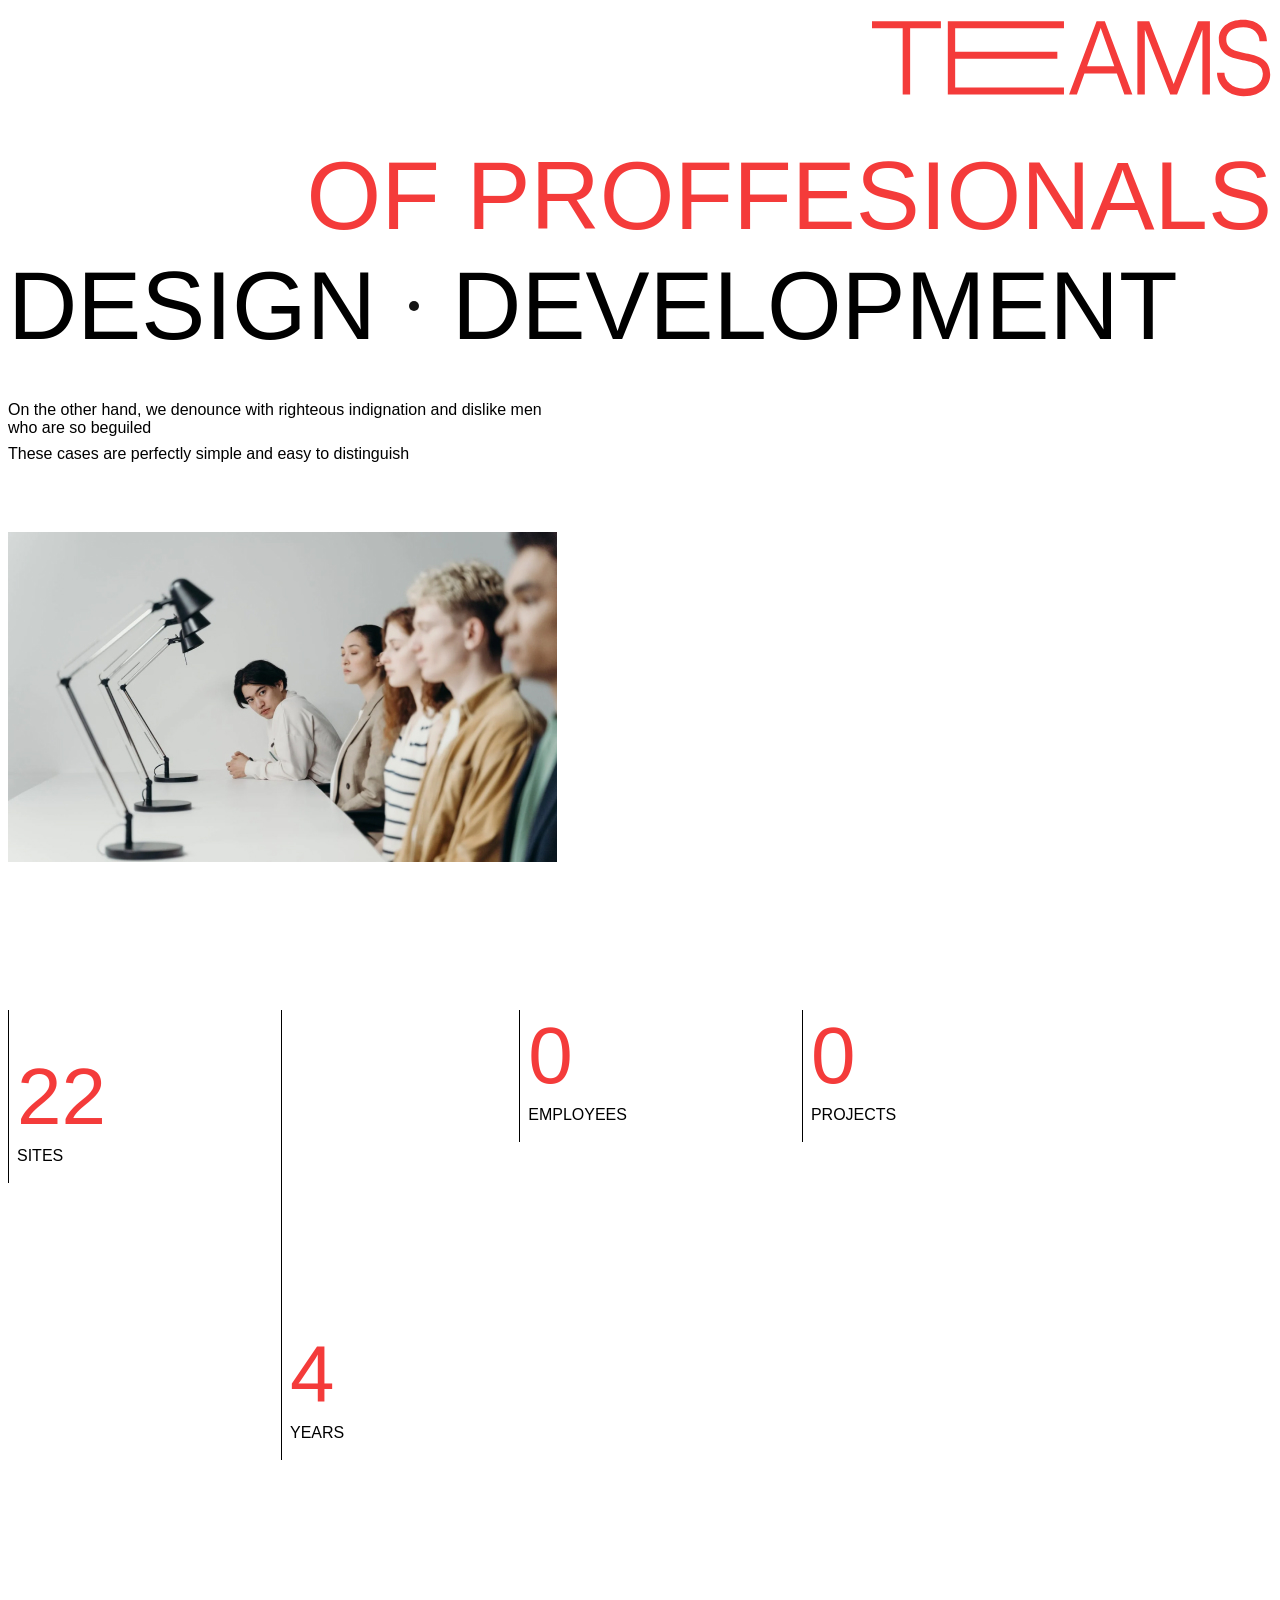
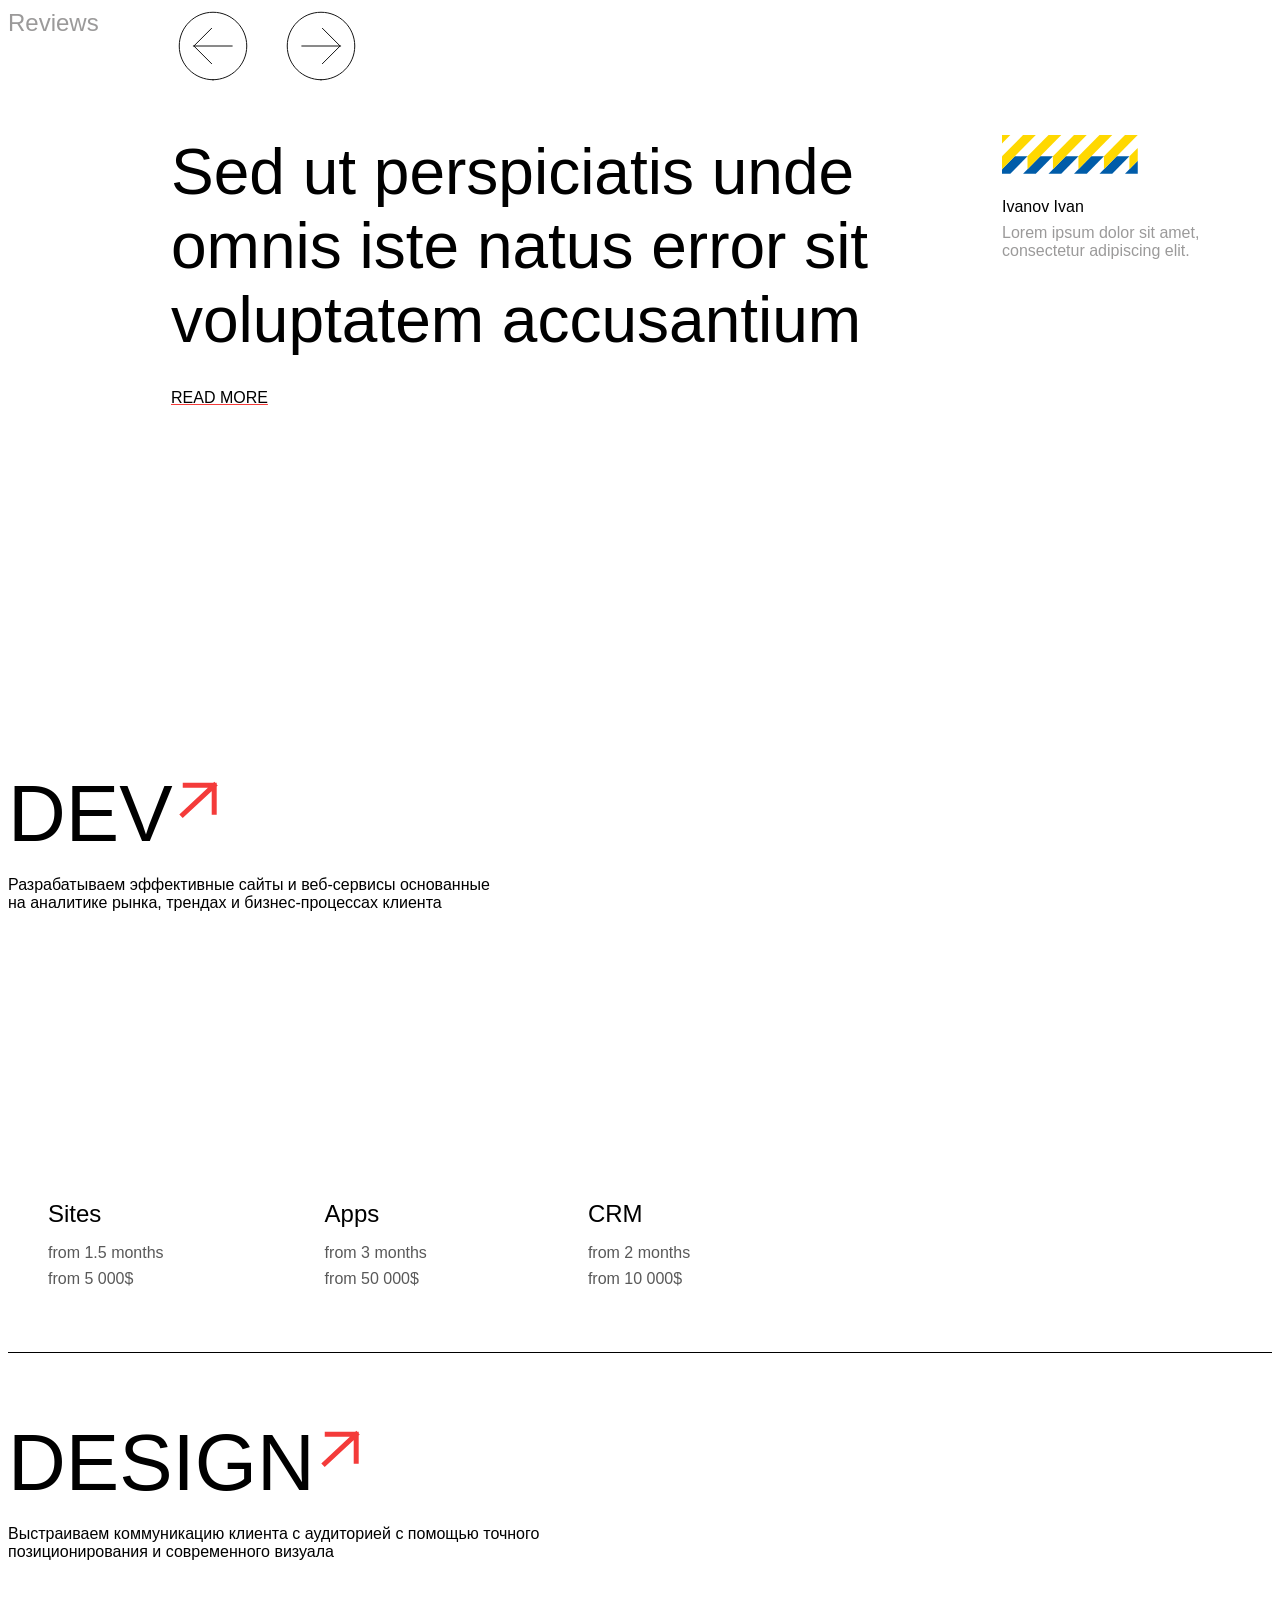
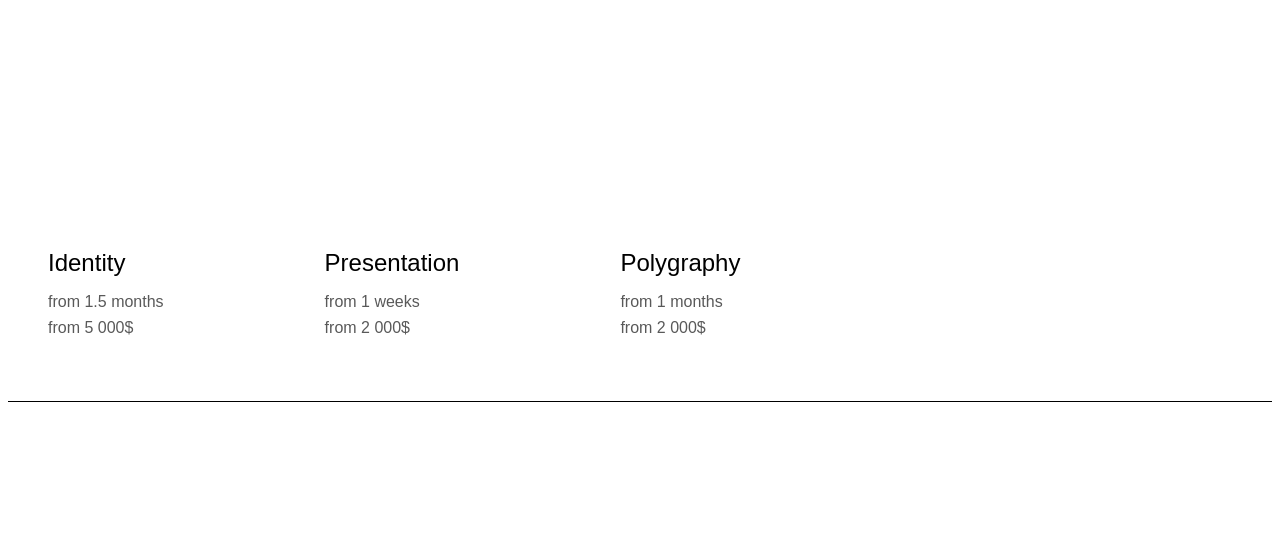
<file: index.html>
<!DOCTYPE html>
<html lang="en">

<head>
    <meta charset="UTF-8">
    <meta name="viewport" content="width=device-width, initial-scale=1.0">
    <link rel="stylesheet" href="./css/main-styles.css">
    <script src="./js/animations.js"></script>
    <script src="./js/slider.js"></script>
    <title>Студия</title>
</head>

<body>
    <div class="container">
        <header>
            <section class="title-section hidden">
                <h1>
                    <div class="title-section__text-block">
                        <svg width="400" height="100" viewBox="0 0 141 27" fill="none"
                            xmlns="http://www.w3.org/2000/svg">
                            <path d="M24.288 3.04V0.512001H4.00543e-05V3.04H10.816V26.4H13.44V3.04H24.288Z"
                                fill="#F43B3A" />
                            <path
                                d="M29.316 3.04H67.6701V0.512001H26.724V26.4H67.6701V23.904H29.316V13.728L65.3341 13.792V11.264H29.316V3.04Z"
                                fill="#F43B3A" />
                            <path
                                d="M86.3051 18.976L88.9611 26.4H91.7771L82.0811 0.512001H79.1691L69.4731 26.4H72.2251L74.8811 18.976H86.3051ZM80.6091 2.944L85.4091 16.448H75.8091L80.6091 2.944Z"
                                fill="#F43B3A" />
                            <path
                                d="M105.128 26.4H107.528L116.488 3.52L116.456 26.4H119.112V0.512001H114.888L106.344 22.688L97.7361 0.512001H93.5441V26.4H96.1681V3.52L105.128 26.4Z"
                                fill="#F43B3A" />
                            <path
                                d="M124.879 6.912C124.879 4.096 127.343 2.624 130.863 2.624C134.447 2.624 136.591 4.768 136.591 7.616H139.215C139.215 3.168 136.015 0 130.863 0C125.359 0 122.255 3.008 122.255 6.816C122.255 17.408 137.775 11.68 137.775 18.976C137.775 21.696 136.015 24.32 131.247 24.32C126.831 24.32 124.239 21.44 124.239 18.72H121.615C121.615 22.496 124.783 26.944 130.991 26.944C137.967 26.944 140.367 22.656 140.367 19.296C140.367 8.832 124.879 14.592 124.879 6.912Z"
                                fill="#F43B3A" />
                        </svg>
                        <span class="title-section__text colored-text">OF PROFFESIONALS</span>
                    </div>
                    <div class="title-section__text-block">
                        <span class="title-section__text">DESIGN</span>
                        <div class="text-separator_dot"></div>
                        <span class="title-section__text">DEVELOPMENT</span>
                    </div>
                </h1>
            </section>
        </header>
        <main>
            <section class="about-us-section hidden">
                <div class="about-us-section__info">
                    <h6 class="section-name">About us</h6>
                    <div class="about-us-section__text-block">
                        <p>On the other hand, we denounce with righteous indignation and dislike men who are so beguiled</p>
                        <p>These cases are perfectly simple and easy to distinguish</p>
                    </div>
                    <img src="./images/about-us-photo.jpg" alt="Изображение сотрудников компании">
                </div>
                <div class="about-us-section__stat">
                    <div class="about-us-section__stat-block">
                        <span class="about-us-section__stat-number colored-text" value="22">0</span>
                        <span class="about-us-section__stat-label">SITES</span>
                    </div>
                    <div class="about-us-section__stat-block">
                        <span class="about-us-section__stat-number colored-text" value="4">0</span>
                        <span class="about-us-section__stat-label">YEARS</span>
                    </div>
                    <div class="about-us-section__stat-block">
                        <span class="about-us-section__stat-number colored-text" value="15">0</span>
                        <span class="about-us-section__stat-label">EMPLOYEES</span>
                    </div>
                    <div class="about-us-section__stat-block">
                        <span class="about-us-section__stat-number colored-text" value="58">0</span>
                        <span class="about-us-section__stat-label">PROJECTS</span>
                    </div>
                </div>
            </section>
            <section class="review-section hidden">
                <span class="section-name">Reviews</span>
                <div class="review-section__slider">
                    <div class="review-section__slider-buttons">
                        <button onclick="previousSlide()"><svg width="72" height="72" viewBox="0 0 72 72" fill="none"
                                xmlns="http://www.w3.org/2000/svg">
                                <g clip-path="url(#clip0_2_1531)">
                                    <path
                                        d="M36 69.75C17.3604 69.75 2.25 54.6396 2.25 36C2.25 17.3604 17.3604 2.25 36 2.25C54.6396 2.25 69.75 17.3604 69.75 36C69.75 54.6396 54.6396 69.75 36 69.75Z"
                                        stroke="#141414" stroke-miterlimit="10" stroke-linecap="square" />
                                    <path d="M34.5313 53.6233L16.908 36M16.908 36L34.5313 18.3767M16.908 36H55.0918"
                                        stroke="#141414" stroke-linecap="square" />
                                </g>
                                <defs>
                                    <clipPath id="clip0_2_1531">
                                        <rect width="72" height="72" fill="white" />
                                    </clipPath>
                                </defs>
                            </svg></button>
                        <button onclick="nextSlide()"><svg width="72" height="72" viewBox="0 0 72 72" fill="none"
                                xmlns="http://www.w3.org/2000/svg">
                                <g clip-path="url(#clip0_2_1532)">
                                    <path
                                        d="M36 69.75C54.6396 69.75 69.75 54.6396 69.75 36C69.75 17.3604 54.6396 2.25 36 2.25C17.3604 2.25 2.25 17.3604 2.25 36C2.25 54.6396 17.3604 69.75 36 69.75Z"
                                        stroke="#141414" stroke-miterlimit="10" stroke-linecap="square" />
                                    <path d="M37.4687 53.6233L55.092 36M55.092 36L37.4687 18.3767M55.092 36H16.9082"
                                        stroke="#141414" stroke-linecap="square" />
                                </g>
                                <defs>
                                    <clipPath id="clip0_2_1532">
                                        <rect width="72" height="72" fill="white" transform="matrix(-1 0 0 1 72 0)" />
                                    </clipPath>
                                </defs>
                            </svg></button>
                    </div>
                    <div class="review-section__slides">
                        <div class="review-section__slide">
                            <div class="review-section__slide-text">
                                <p class="review-section__slide-main-text">Sed ut perspiciatis unde omnis iste
                                    natus error sit voluptatem accusantium</p>
                                <div class="review-section__text-author">
                                    <svg width="136" height="39" viewBox="0 0 136 39" fill="none"
                                        xmlns="http://www.w3.org/2000/svg">
                                        <path
                                            d="M12.7415 21.3513L0 34.273L0.000237604 38.7569H8.31345L25.4811 21.3513H12.7415Z"
                                            fill="#005CA9" />
                                        <path
                                            d="M21.0606 0.000732422L0.00354004 21.3528L0.00354004 34.2717L33.801 0.000732422L21.0606 0.000732422Z"
                                            fill="#FFD800" />
                                        <path
                                            d="M0.00354004 2.19029e-05L0.00354004 8.4335L8.32003 0L0.00354004 2.19029e-05Z"
                                            fill="#FFD800" />
                                        <path d="M38.2213 21.3513L21.058 38.7569H25.48H33.7932L50.9608 21.3513H38.2213Z"
                                            fill="#005CA9" />
                                        <path
                                            d="M46.539 0.000732422L25.4819 21.3528L25.4819 34.2716L59.2794 0.000732422L46.539 0.000732422Z"
                                            fill="#FFD800" />
                                        <path
                                            d="M63.7024 21.3513L46.5391 38.7569H50.9611H59.2743L76.4419 21.3513H63.7024Z"
                                            fill="#005CA9" />
                                        <path
                                            d="M72.0199 0.000732422L50.9628 21.3528V34.2716L84.7603 0.000732422L72.0199 0.000732422Z"
                                            fill="#FFD800" />
                                        <path
                                            d="M89.1843 21.3513L72.021 38.7569H76.443H84.7562L101.924 21.3513H89.1843Z"
                                            fill="#005CA9" />
                                        <path
                                            d="M97.5005 0.000732422L76.4434 21.3528V34.2716L110.241 0.000732422L97.5005 0.000732422Z"
                                            fill="#FFD800" />
                                        <path
                                            d="M114.665 21.3513L97.5017 38.7569H101.924H110.237L127.405 21.3513H114.665Z"
                                            fill="#005CA9" />
                                        <path d="M135.722 25.8416L122.98 38.7576H127.402L135.722 38.7576V25.8416Z"
                                            fill="#005CA9" />
                                        <path
                                            d="M122.983 0.000732422L101.926 21.3528V34.2716L135.723 0.000732422L122.983 0.000732422Z"
                                            fill="#FFD800" />
                                        <path d="M135.723 12.9199L127.406 21.3531V34.272L135.723 25.8388V12.9199Z"
                                            fill="#FFD800" />
                                    </svg>
                                    <span>Ivanov Ivan</span>
                                    <p>Lorem ipsum dolor sit amet, consectetur adipiscing elit.</p>
                                </div>
                            </div>
                            <a class="review-section__slider-link">READ MORE</a>
                        </div>
                        <div class="review-section__slide">
                            <div class="review-section__slide-text">
                                <p class="review-section__slide-main-text">error sit voluptatema accusantium</p>
                                <div class="review-section__text-author">
                                    <svg width="136" height="39" viewBox="0 0 136 39" fill="none"
                                        xmlns="http://www.w3.org/2000/svg">
                                        <path
                                            d="M12.7415 21.3513L0 34.273L0.000237604 38.7569H8.31345L25.4811 21.3513H12.7415Z"
                                            fill="#005CA9" />
                                        <path
                                            d="M21.0606 0.000732422L0.00354004 21.3528L0.00354004 34.2717L33.801 0.000732422L21.0606 0.000732422Z"
                                            fill="#FFD800" />
                                        <path
                                            d="M0.00354004 2.19029e-05L0.00354004 8.4335L8.32003 0L0.00354004 2.19029e-05Z"
                                            fill="#FFD800" />
                                        <path d="M38.2213 21.3513L21.058 38.7569H25.48H33.7932L50.9608 21.3513H38.2213Z"
                                            fill="#005CA9" />
                                        <path
                                            d="M46.539 0.000732422L25.4819 21.3528L25.4819 34.2716L59.2794 0.000732422L46.539 0.000732422Z"
                                            fill="#FFD800" />
                                        <path
                                            d="M63.7024 21.3513L46.5391 38.7569H50.9611H59.2743L76.4419 21.3513H63.7024Z"
                                            fill="#005CA9" />
                                        <path
                                            d="M72.0199 0.000732422L50.9628 21.3528V34.2716L84.7603 0.000732422L72.0199 0.000732422Z"
                                            fill="#FFD800" />
                                        <path
                                            d="M89.1843 21.3513L72.021 38.7569H76.443H84.7562L101.924 21.3513H89.1843Z"
                                            fill="#005CA9" />
                                        <path
                                            d="M97.5005 0.000732422L76.4434 21.3528V34.2716L110.241 0.000732422L97.5005 0.000732422Z"
                                            fill="#FFD800" />
                                        <path
                                            d="M114.665 21.3513L97.5017 38.7569H101.924H110.237L127.405 21.3513H114.665Z"
                                            fill="#005CA9" />
                                        <path d="M135.722 25.8416L122.98 38.7576H127.402L135.722 38.7576V25.8416Z"
                                            fill="#005CA9" />
                                        <path
                                            d="M122.983 0.000732422L101.926 21.3528V34.2716L135.723 0.000732422L122.983 0.000732422Z"
                                            fill="#FFD800" />
                                        <path d="M135.723 12.9199L127.406 21.3531V34.272L135.723 25.8388V12.9199Z"
                                            fill="#FFD800" />
                                    </svg>
                                    <span>Sergeev Sergey</span>
                                    <p>Lorem ipsum dolor sit amet, consectetur adipiscing elit.</p>
                                </div>
                            </div>
                            <button class="review-section__slider-link">READ MORE</button>
                        </div>
                    </div>
                </div>
            </section>
            <section class="menu-section hidden">
                <div class="menu-section__block">
                    <img class="menu-section__hover-image" src="./images/dev-image.jpg" alt="">
                    <div class="menu-section__block-info">
                        <div class="menu-section__block-title">
                            <h2>DEV</h2>
                            <svg class="menu-section__link-icon" width="48" height="48" viewBox="0 0 48 44"
                                fill="none" xmlns="http://www.w3.org/2000/svg">
                                <g clip-path="url(#clip0_2_1655)">
                                    <path
                                        d="M10.2534 7.30872H39.2043M39.2043 7.30872V34.295M39.2043 7.30872L7.84082 36.5438"
                                        stroke="#F43B3A" stroke-width="5" stroke-linecap="square" />
                                </g>
                                <defs>
                                    <clipPath id="clip0_2_1655">
                                        <rect width="47.0452" height="43.8527" fill="white"
                                            transform="matrix(1 0 0 -1 0 43.8527)" />
                                    </clipPath>
                                </defs>
                            </svg>
                        </div>
                        <p>Разрабатываем эффективные сайты и веб-сервисы основанные
                            на&nbsp;аналитике рынка, трендах и бизнес-процессах клиента</p>
                    </div>
                    <ul class="menu-section__block-list">
                        <li class="menu-section__block-list-item">
                            <h6>Sites</h6>
                            <div class="menu-section__block-list-info">
                                <span>from 1.5 months</span>
                                <span>from 5 000$</span>
                            </div>
                        </li>
                        <li class="menu-section__block-list-item">
                            <h6>Apps</h6>
                            <div class="menu-section__block-list-info">
                                <span>from 3 months</span>
                                <span>from 50 000$</span>
                            </div>
                        </li>
                        <li class="menu-section__block-list-item">
                            <h6>CRM</h6>
                            <div class="menu-section__block-list-info">
                                <span>from 2 months</span>
                                <span>from 10 000$</span>
                            </div>
                        </li>
                    </ul>
                </div>
                <div class="menu-section__block">
                    <img class="menu-section__hover-image" src="./images/design-image.jpg" alt="">
                    <div class="menu-section__block-info">
                        <div class="menu-section__block-title">
                            <h2>DESIGN</h2>
                            <svg class="menu-section__link-icon" width="48" height="48" viewBox="0 0 48 44"
                                fill="none" xmlns="http://www.w3.org/2000/svg">
                                <g clip-path="url(#clip0_2_1655)">
                                    <path
                                        d="M10.2534 7.30872H39.2043M39.2043 7.30872V34.295M39.2043 7.30872L7.84082 36.5438"
                                        stroke="#F43B3A" stroke-width="5" stroke-linecap="square" />
                                </g>
                                <defs>
                                    <clipPath id="clip0_2_1655">
                                        <rect width="47.0452" height="43.8527" fill="white"
                                            transform="matrix(1 0 0 -1 0 43.8527)" />
                                    </clipPath>
                                </defs>
                            </svg>
                        </div>
                        <p>Выстраиваем коммуникацию клиента с аудиторией с помощью точного позиционирования и
                            современного визуала</p>
                    </div>
                    <ul class="menu-section__block-list">
                        <li class="menu-section__block-list-item">
                            <h6>Identity</h6>
                            <div class="menu-section__block-list-info">
                                <span>from 1.5 months</span>
                                <span>from 5 000$</span>
                            </div>
                        </li>
                        <li class="menu-section__block-list-item">
                            <h6>Presentation</h6>
                            <div class="menu-section__block-list-info">
                                <span>from 1 weeks</span>
                                <span>from 2 000$</span>
                            </div>
                        </li>
                        <li class="menu-section__block-list-item">
                            <h6>Polygraphy</h6>
                            <div class="menu-section__block-list-info">
                                <span>from 1 months</span>
                                <span>from 2 000$</span>
                            </div>
                        </li>
                    </ul>
                </div>
            </section>
        </main>
    </div>
</body>

</html>
</file>
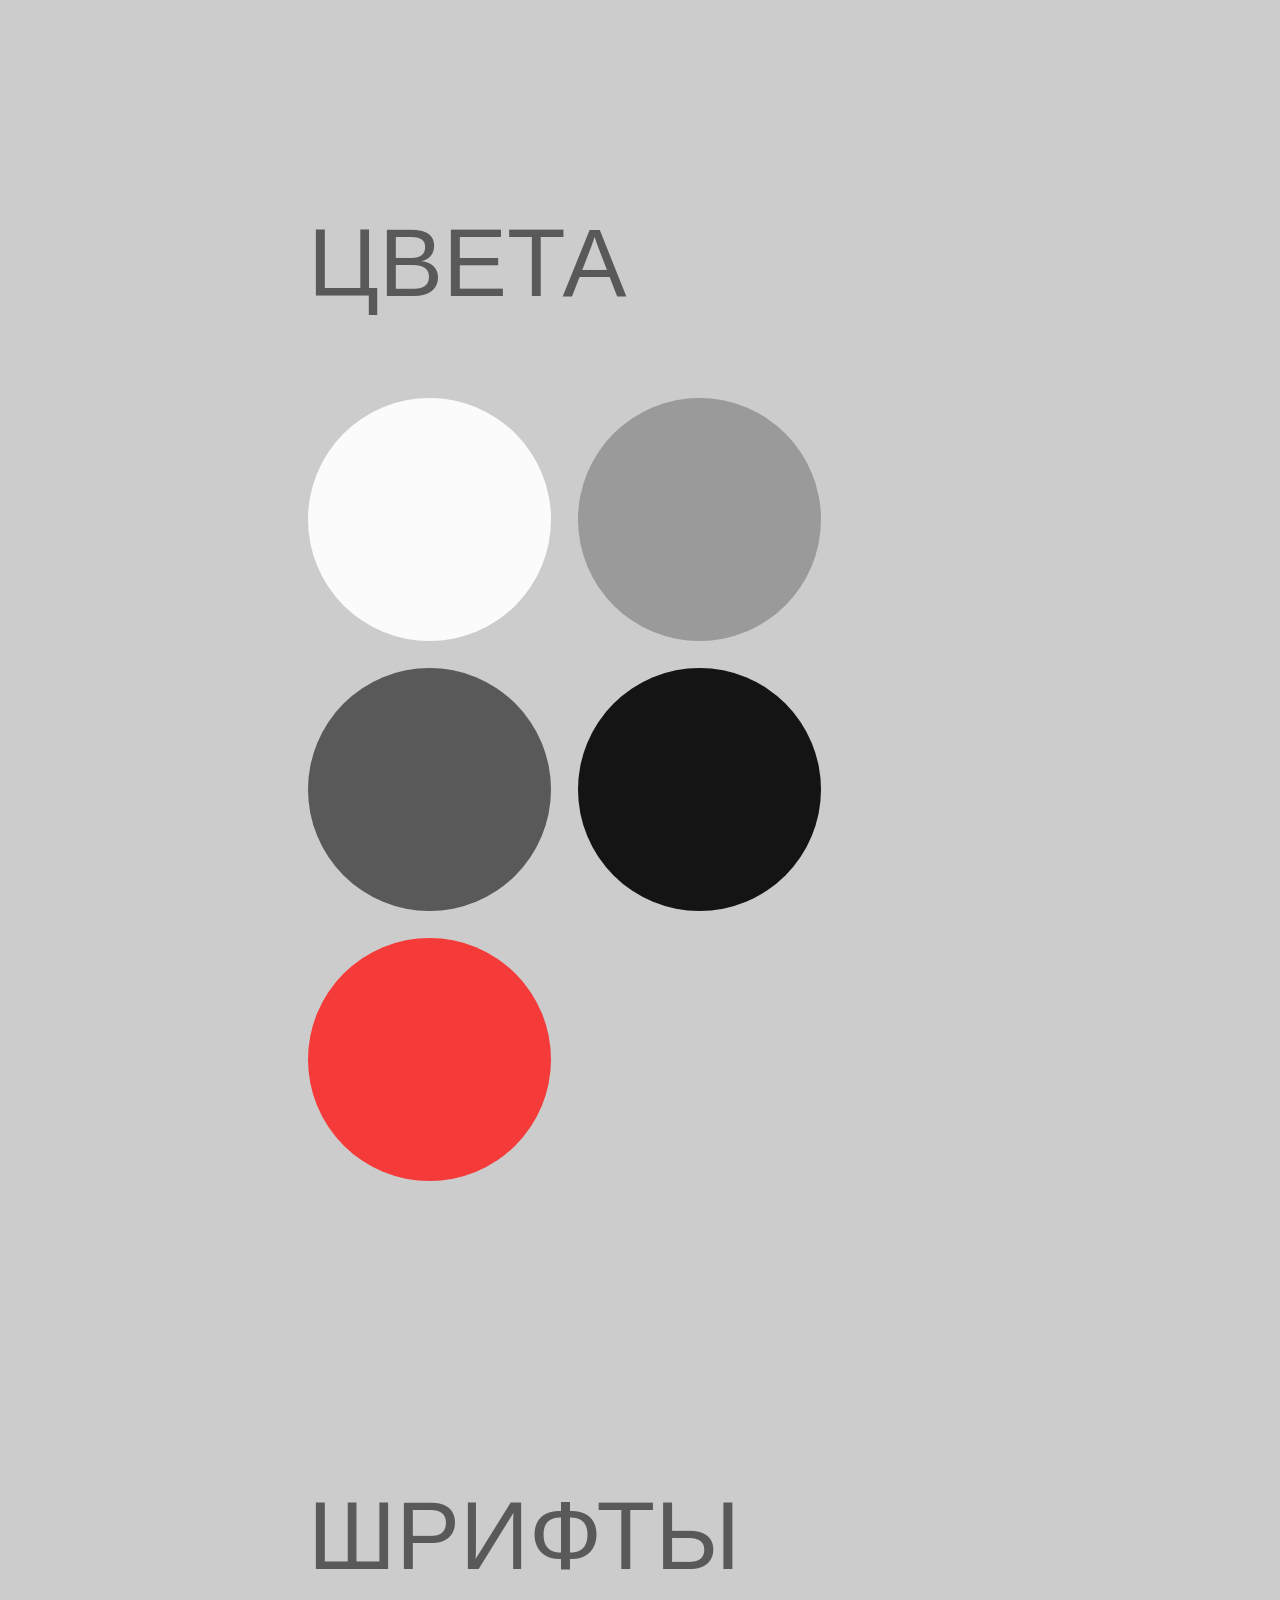
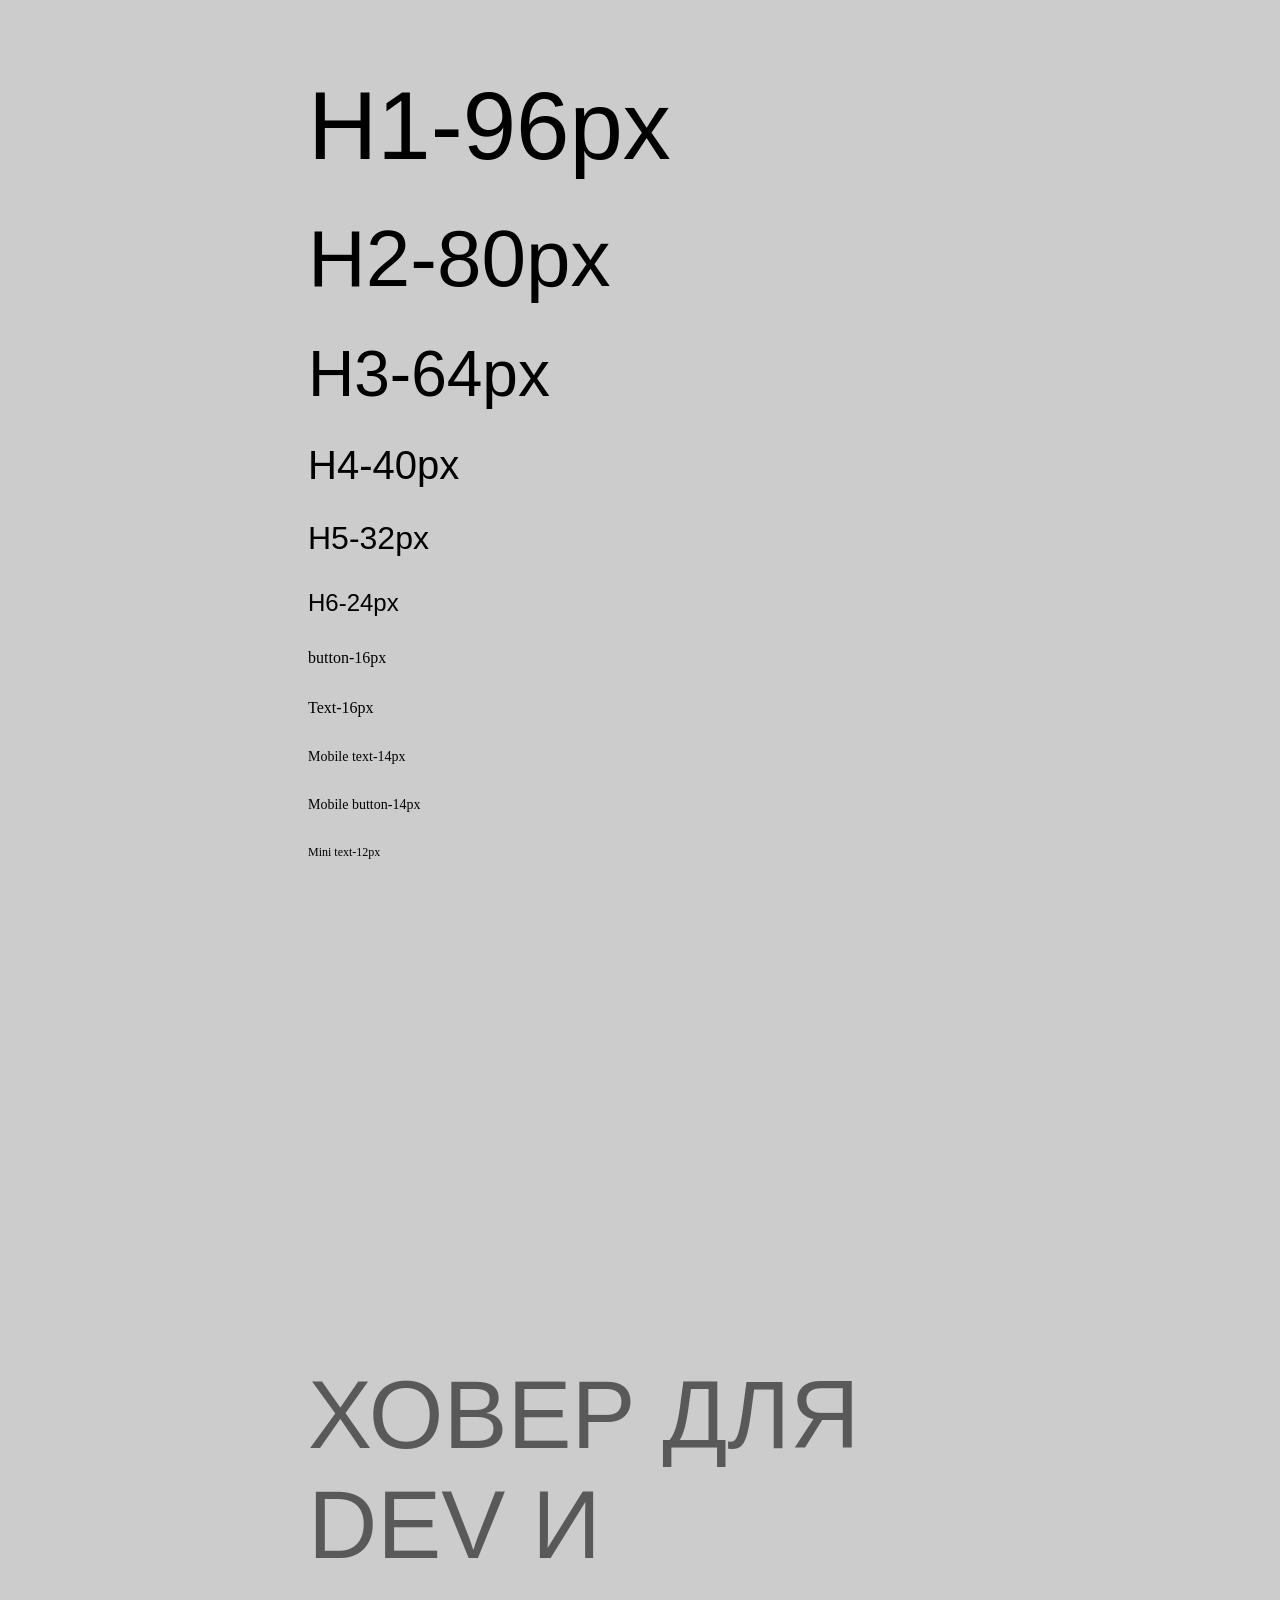
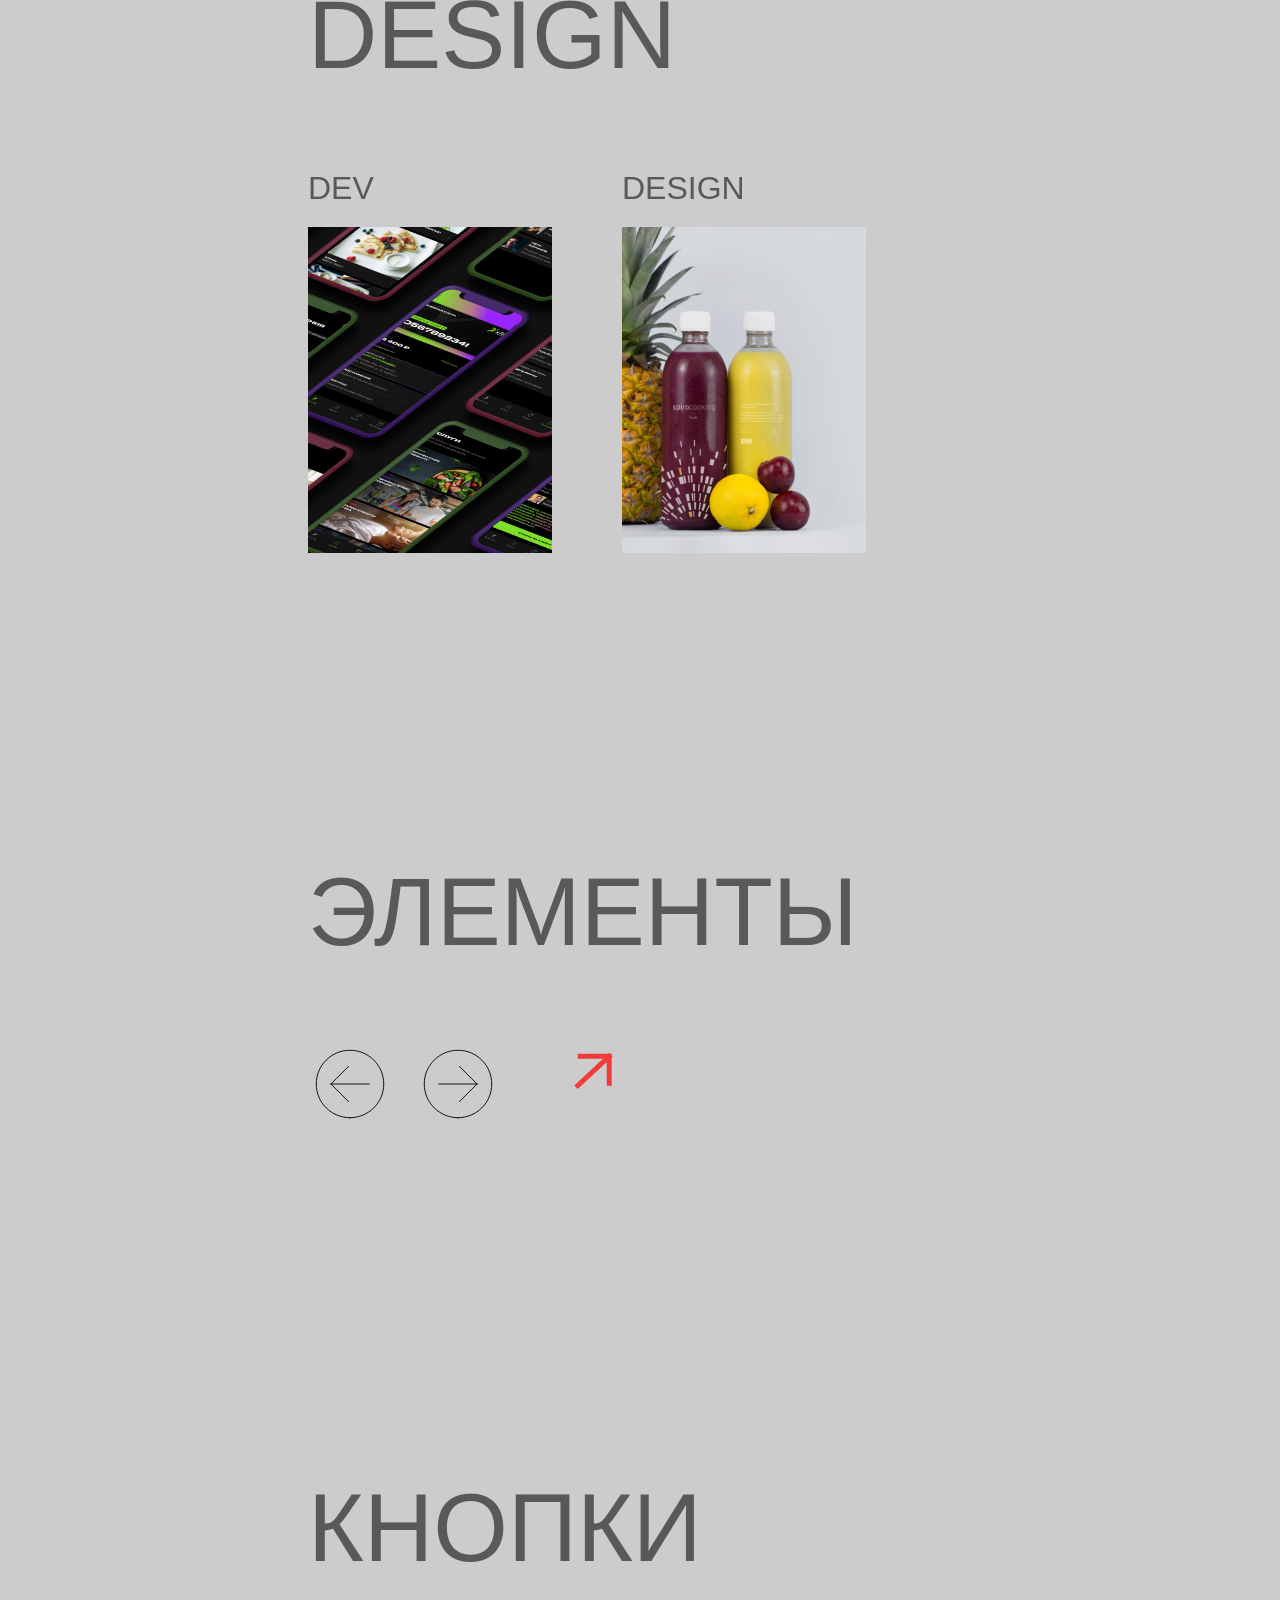
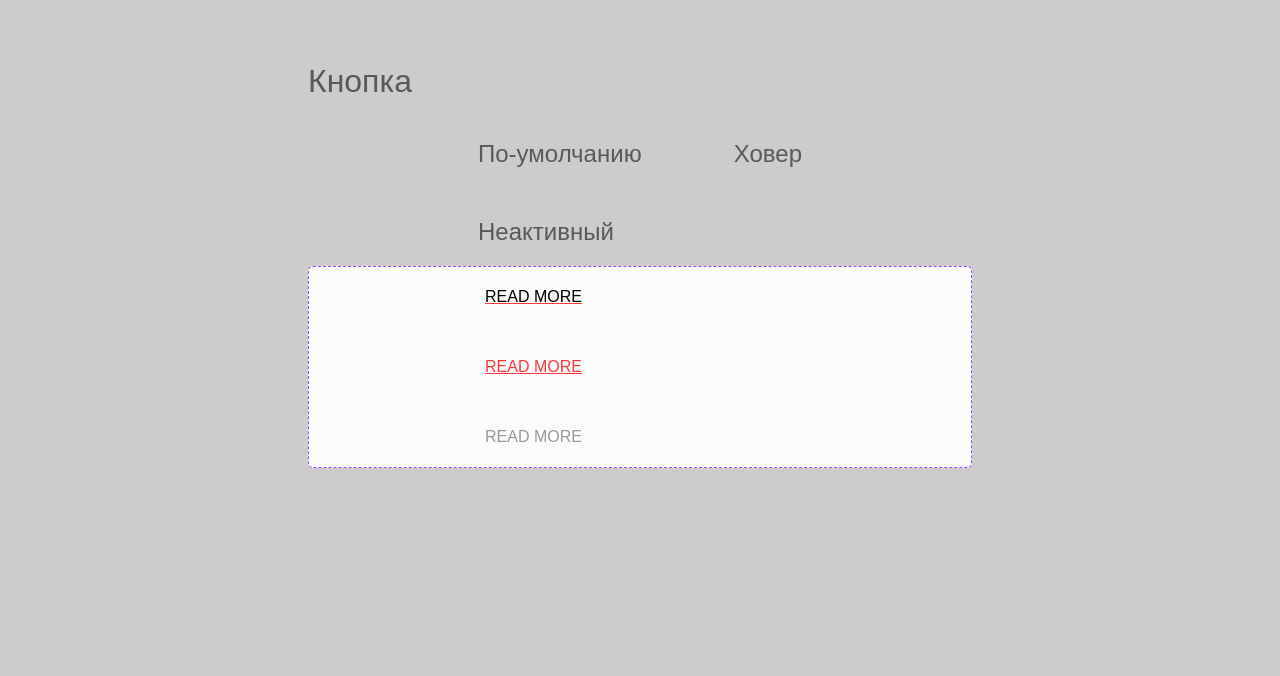
<file: UI-kit.html>
<!DOCTYPE html>
<html lang="en">

<head>
    <meta charset="UTF-8">
    <meta name="viewport" content="width=device-width, initial-scale=1.0">
    <title>UI-kit | Студия</title>
    <link rel="stylesheet" href="./css/UI-kit-styles.css">
</head>

<body class="ui-body">
    <section class="ui-section">
        <div class="ui-section__block">
            <h1 class="ui-section__title">ЦВЕТА</h1>
            <div class="ui-section__colors">
                <div class="ui-section__color"></div>
                <div class="ui-section__color"></div>
                <div class="ui-section__color"></div>
                <div class="ui-section__color"></div>
                <div class="ui-section__color"></div>
            </div>
        </div>
        <div class="ui-section__block">
            <h1 class="ui-section__title">ШРИФТЫ</h1>
            <div class="ui-section__fonts">
                <h1>H1-96px</h1>
                <h2>H2-80px</h2>
                <h3>H3-64px</h3>
                <h4>H4-40px</h4>
                <h5>H5-32px</h5>
                <h6>H6-24px</h6>
                <p class="button-text">button-16px</p>
                <p class="normal-text">Text-16px</p>
                <p class="mobile-text">Mobile text-14px</p>
                <p class="mobile-button-text">Mobile button-14px</p>
                <p class="mini-text">Mini text-12px</p>
            </div>
        </div>
    </section>
    <section class="ui-section">
        <div class="ui-section__block">
            <h1 class="ui-section__title">ХОВЕР ДЛЯ DEV И DESIGN</h1>
            <div class="ui-section__menu-blocks">
                <div class="ui-section__menu-block">
                    <h5 class="ui-section__block-name">DEV</h5>
                    <img src="./images/dev-image.jpg" alt="Изображение для блока DEV">
                </div>
                <div class="ui-section__menu-block">
                    <h5 class="ui-section__block-name">DESIGN</h5>
                    <img src="./images/design-image.jpg" alt="Изображение для блока DESIGN">
                </div>
            </div>
        </div>
        <div class="ui-section__block">
            <h1 class="ui-section__title">ЭЛЕМЕНТЫ</h1>
            <div class="ui-section__elements">
                <div class="ui-section__slider-buttons">
                    <button onclick=""><svg width="72" height="72" viewBox="0 0 72 72" fill="none"
                            xmlns="http://www.w3.org/2000/svg">
                            <g clip-path="url(#clip0_2_1531)">
                                <path
                                    d="M36 69.75C17.3604 69.75 2.25 54.6396 2.25 36C2.25 17.3604 17.3604 2.25 36 2.25C54.6396 2.25 69.75 17.3604 69.75 36C69.75 54.6396 54.6396 69.75 36 69.75Z"
                                    stroke="#141414" stroke-miterlimit="10" stroke-linecap="square" />
                                <path d="M34.5313 53.6233L16.908 36M16.908 36L34.5313 18.3767M16.908 36H55.0918"
                                    stroke="#141414" stroke-linecap="square" />
                            </g>
                            <defs>
                                <clipPath id="clip0_2_1531">
                                    <rect width="72" height="72" fill="white" />
                                </clipPath>
                            </defs>
                        </svg></button>
                    <button onclick=""><svg width="72" height="72" viewBox="0 0 72 72" fill="none"
                            xmlns="http://www.w3.org/2000/svg">
                            <g clip-path="url(#clip0_2_1532)">
                                <path
                                    d="M36 69.75C54.6396 69.75 69.75 54.6396 69.75 36C69.75 17.3604 54.6396 2.25 36 2.25C17.3604 2.25 2.25 17.3604 2.25 36C2.25 54.6396 17.3604 69.75 36 69.75Z"
                                    stroke="#141414" stroke-miterlimit="10" stroke-linecap="square" />
                                <path d="M37.4687 53.6233L55.092 36M55.092 36L37.4687 18.3767M55.092 36H16.9082"
                                    stroke="#141414" stroke-linecap="square" />
                            </g>
                            <defs>
                                <clipPath id="clip0_2_1532">
                                    <rect width="72" height="72" fill="white" transform="matrix(-1 0 0 1 72 0)" />
                                </clipPath>
                            </defs>
                        </svg></button>

                </div>
                <svg width="48" height="48" viewBox="0 0 48 44" fill="none" xmlns="http://www.w3.org/2000/svg">
                    <g clip-path="url(#clip0_2_1655)">
                        <path d="M10.2534 7.30872H39.2043M39.2043 7.30872V34.295M39.2043 7.30872L7.84082 36.5438"
                            stroke="#F43B3A" stroke-width="5" stroke-linecap="square" />
                    </g>
                    <defs>
                        <clipPath id="clip0_2_1655">
                            <rect width="47.0452" height="43.8527" fill="white"
                                transform="matrix(1 0 0 -1 0 43.8527)" />
                        </clipPath>
                    </defs>
                </svg>
            </div>
        </div>
        <div class="ui-section__block">
            <h1 class="ui-section__title">КНОПКИ</h1>
            <div>
                <h5 class="ui-section__block-name">Кнопка</h5>
                <div class="ui-section__buttons">
                    <div class="ui-section__buttons-states">
                        <h6>По-умолчанию</h6>
                        <h6>Ховер</h6>
                        <h6>Неактивный</h6>
                    </div>
                    <div class="ui-section__buttons-components">
                        <button>READ MORE</button>
                        <button class="hover">READ MORE</button>
                        <button disabled class="disabled">READ MORE</button>
                    </div>
                </div>
            </div>
        </div>
    </section>
</body>

</html>
</file>
<file: css/main-styles.css>
/* =================== variables =================== */
/* =================== main-styles =================== */
.ui-body {
  display: flex;
  flex-wrap: wrap;
  justify-content: center;
  padding: 200px 300px;
  gap: 500px;
  background-color: #CCCCCC;
}

h1, h2, h3, h4, h5, h6 {
  font-weight: 400;
  font-family: "Neutral Face", sans-serif;
  margin: 0;
}

h1 {
  font-size: 96px;
}

h2 {
  font-size: 80px;
}

h3 {
  font-size: 64px;
}

h4 {
  font-size: 40px;
}

h5 {
  font-size: 32px;
}

h6 {
  font-size: 24px;
}

button, a {
  font: 400 16px "Manrope", sans-serif;
  text-decoration: underline;
  text-decoration-color: #F43B3A;
  min-width: max-content;
  cursor: pointer;
  border: none;
  background-color: inherit;
}

p {
  margin: 0;
}

/* =================== ui-section =================== */
.ui-section {
  display: flex;
  flex-direction: column;
  flex-wrap: wrap;
  gap: 300px;
}
.ui-section__block {
  display: flex;
  flex-direction: column;
  flex-wrap: wrap;
  gap: 80px;
}
.ui-section__title, .ui-section__block-name {
  color: #595959;
}
.ui-section__block-name {
  margin-bottom: 20px;
}
.ui-section__colors {
  display: flex;
  flex-wrap: wrap;
  gap: 27px;
}
.ui-section__color {
  width: 243px;
  height: 243px;
  border-radius: 100%;
}
.ui-section__color:first-child {
  background-color: #FBFBFB;
}
.ui-section__color:nth-child(2) {
  background-color: #9B9A9A;
}
.ui-section__color:nth-child(3) {
  background-color: #595959;
}
.ui-section__color:nth-child(4) {
  background-color: #141414;
}
.ui-section__color:nth-child(5) {
  background-color: #F43B3A;
}
.ui-section__fonts {
  display: flex;
  flex-direction: column;
  gap: 32px;
}
.ui-section__menu-blocks {
  display: flex;
  gap: 70px;
}
.ui-section__slider-buttons {
  display: flex;
  gap: 24px;
  margin-bottom: 48px;
}
.ui-section__elements {
  display: flex;
  gap: 70px;
}
.ui-section__buttons {
  display: flex;
  flex-direction: column;
}
.ui-section__buttons-components {
  display: flex;
  column-gap: 400px;
  border: 1px dashed #9747FF;
  border-radius: 5px;
  padding: 20px 170px;
  background-color: #FBFBFB;
  flex-wrap: wrap;
  row-gap: 50px;
}
.ui-section__buttons-states {
  display: flex;
  justify-content: space-between;
  padding: 20px 170px;
  flex-wrap: wrap;
  row-gap: 50px;
}
.ui-section__buttons-states h6 {
  color: #595959;
}

/* =================== text-styles =================== */
.button-text,
.normal-text {
  font-size: 16px;
}

.mobile-text,
.mobile-button-text {
  font-size: 14px;
}

.mini-text {
  font-size: 12px;
}

.disabled {
  cursor: default;
  color: #9B9A9A;
  text-decoration: none;
}
.disabled:hover {
  color: #9B9A9A;
}

.hover {
  color: #F43B3A;
}

/* =================== main-styles =================== */
header {
  margin-bottom: 40px;
}

img {
  width: 100%;
}

.container {
  max-width: 1664px;
  width: 100%;
  margin: 0 auto;
}

.colored-text {
  color: #F43B3A;
}

.text-separator_dot {
  width: 10px;
  height: 10px;
  border-radius: 100%;
  background-color: #141414;
}

.section-name {
  font: 400 24px "Manrope", sans-serif;
  color: #9B9A9A;
}

.hidden {
  opacity: 0;
  transform: translateY(30px);
  transition: opacity 0.7s ease, transform 0.7s ease;
}

.visible {
  opacity: 1;
  transform: translateY(0);
}

/* =================== title-section =================== */
.title-section__text-block {
  display: flex;
  align-items: center;
  flex-wrap: wrap;
  gap: 33px;
}
.title-section__text-block:first-child {
  display: flex;
  justify-content: end;
}

/* =================== about-us-section =================== */
.about-us-section {
  display: flex;
  flex-wrap: wrap;
  min-height: 547px;
  gap: 148px;
  margin-bottom: 149px;
}
.about-us-section .section-name {
  display: none;
}
.about-us-section__info {
  width: 549px;
  display: flex;
  flex-direction: column;
  justify-content: end;
  gap: 69px;
}
.about-us-section__text-block {
  display: flex;
  flex-direction: column;
  gap: 8px;
}
.about-us-section__text-block p {
  font: 400 16px "Manrope", sans-serif;
}
.about-us-section__stat {
  display: flex;
  gap: 175px;
  flex-wrap: wrap;
}
.about-us-section__stat-block {
  display: flex;
  flex-direction: column;
  gap: 4px;
  height: max-content;
  padding-left: 8px;
  padding-bottom: 18px;
  border-left: 1px solid #000;
}
.about-us-section__stat-number {
  font: 400 80px "Neutral Face", sans-serif;
}
.about-us-section__stat-label {
  font: 400 16px "Manrope", sans-serif;
}

.about-us-number-animation1 {
  transition: padding-top 0.5s ease-in;
  padding-top: 41px;
}

.about-us-number-animation2 {
  transition: padding-top 0.5s ease-in;
  padding-top: 318px;
}

.about-us-number-animation3 {
  transition: padding-top 0.5s ease-in;
  padding-top: 222px;
}

.about-us-number-animation4 {
  transition: padding-top 0.5s ease-in;
  padding-top: 408px;
}

/* =================== review-section =================== */
.review-section {
  display: flex;
  flex-wrap: wrap;
  justify-content: space-between;
  min-height: 582px;
  margin-bottom: 177px;
}
.review-section__slider {
  position: relative;
  display: flex;
  flex-direction: column;
}
.review-section__slider-buttons {
  display: flex;
  gap: 24px;
  margin-bottom: 48px;
}
.review-section__slides {
  font: 400 64px "Neutral Face", sans-serif;
}
.review-section__slide {
  display: flex;
  flex-direction: column;
  align-items: start;
  gap: 32px;
}
.review-section__slide-text {
  display: flex;
  flex-wrap: wrap;
  gap: 5px;
}
.review-section__slide-main-text {
  width: 826px;
}
.review-section__text-author {
  display: flex;
  width: 270px;
  flex-direction: column;
  gap: 8px;
}
.review-section__text-author svg {
  margin-bottom: 16px;
}
.review-section__text-author p,
.review-section__text-author span {
  font: 400 16px "Manrope", sans-serif;
}
.review-section__text-author p {
  color: #9B9A9A;
}
.review-section__slider-link {
  transition: color 0.3s ease;
}
.review-section__slider-link:hover {
  color: #F43B3A;
}

@keyframes fade {
  from {
    opacity: 0;
  }
  to {
    opacity: 1;
  }
}
/* =================== menu-section =================== */
.menu-section {
  display: flex;
  flex-direction: column;
  gap: 64px;
  margin-bottom: 150px;
}
.menu-section__block {
  position: relative;
  display: flex;
  flex-wrap: wrap;
  gap: 288px;
  border-bottom: 1px solid #000;
  padding-bottom: 64px;
  overflow: hidden;
}
.menu-section__block:hover .menu-section__hover-image {
  opacity: 1;
  z-index: 100;
}
.menu-section__hover-image {
  position: absolute;
  width: max-content;
  height: 100%;
  pointer-events: none;
  opacity: 0;
  transition: opacity 0.3s;
}
.menu-section__block-info {
  display: flex;
  flex-direction: column;
  width: 548px;
  gap: 16px;
}
.menu-section__block-info p {
  font: 400 16px "Manrope", sans-serif;
}
.menu-section__block-title {
  position: relative;
  display: flex;
  width: max-content;
}
.menu-section__block-title h2 {
  cursor: pointer;
  font: 400 80px "Neutral Face", sans-serif;
}
.menu-section__link-icon {
  position: absolute;
  top: 9%;
  right: -50px;
}
.menu-section__block-list {
  list-style-type: none;
  margin: 0;
  display: flex;
  align-items: center;
  gap: 161px;
}
.menu-section__block-list-item {
  display: flex;
  flex-direction: column;
  gap: 16px;
}
.menu-section__block-list-item h6 {
  font: 400 24px "Manrope", sans-serif;
}
.menu-section__block-list-info {
  display: flex;
  flex-direction: column;
  gap: 8px;
}
.menu-section__block-list-info span {
  font: 400 16px "Manrope", sans-serif;
  color: #595959;
}

@media (max-width: 768px) {
  h1 {
    font-size: 32px;
  }
  .container {
    width: 328px;
  }
  /* =================== title-section =================== */
  .title-section__text-block {
    gap: 4px;
  }
  .title-section__text-block svg {
    width: 140px;
    height: 30px;
  }
  .title-section__text:last-child {
    margin-left: auto;
  }
  .text-separator_dot {
    display: none;
  }
  .section-name {
    font-size: 14px;
  }
  /* =================== about-us-section =================== */
  .about-us-section {
    height: 100%;
    flex-direction: column;
    gap: 48px;
    margin-bottom: 82px;
  }
  .about-us-section .section-name {
    display: block;
  }
  .about-us-section__info {
    width: 100%;
    gap: 48px;
  }
  .about-us-section__stat {
    display: flex;
    flex-direction: column;
    gap: 24px;
    padding-left: 0;
  }
  .about-us-section__stat-block {
    flex-direction: row;
    align-items: center;
    gap: 8px;
    height: max-content;
    padding-bottom: 24px;
    border-left: none;
    border-bottom: 1px solid #000;
  }
  .about-us-section__stat-number {
    font: 400 32px "Neutral Face", sans-serif;
  }
  .about-us-section__text-block p {
    width: 328px;
  }
  .about-us-number-animation1,
  .about-us-number-animation2,
  .about-us-number-animation3,
  .about-us-number-animation4 {
    transition: padding-top 0.5s ease-in;
    padding-top: 0;
  }
  /* =================== review-section =================== */
  .review-section {
    min-height: 100%;
    flex-direction: column;
    gap: 48px;
    margin-bottom: 82px;
    overflow: scroll;
  }
  .review-section__slides {
    display: flex;
    gap: 24px;
    overflow: scroll;
  }
  .review-section__slide {
    display: flex;
    flex-direction: column;
    flex: 0 0 328px;
  }
  .review-section__slide-text {
    flex-direction: column;
    gap: 24px;
  }
  .review-section__slide-main-text {
    width: 328px;
    font-size: 32px;
  }
  .review-section__slider-buttons {
    display: none;
  }
  /* =================== menu-section =================== */
  .menu-section {
    width: 100%;
    margin-bottom: 67px;
    flex-direction: row;
    overflow: scroll;
  }
  .menu-section__block {
    flex-direction: column;
    flex: 0 0 328px;
    gap: 32px;
    padding-bottom: 0;
    border: none;
  }
  .menu-section__block-info {
    width: 328px;
  }
  .menu-section__block-title h2 {
    font-size: 32px;
  }
  .menu-section__link-icon {
    height: 24px;
    width: 24px;
    right: -30px;
  }
  .menu-section__block-list {
    flex-direction: column;
    align-items: start;
    gap: 8px;
    padding-left: 0;
  }
  .menu-section__block-list-item {
    flex-direction: row;
    align-items: center;
    width: 100%;
    justify-content: space-between;
    padding-bottom: 8px;
    border-bottom: 1px solid #141414;
  }
  .menu-section__block-list-item h6 {
    font-size: 14px;
  }
  .menu-section__block-list-info {
    flex-direction: row;
    gap: 16px;
    font-size: 14px;
  }
  .menu-section__block-list-info span {
    font-size: 14px;
  }
  .menu-section__hover-image {
    display: none;
  }
}

/*# sourceMappingURL=main-styles.css.map */
</file>
<file: css/UI-kit-styles.css>
/* =================== variables =================== */
/* =================== main-styles =================== */
.ui-body {
  display: flex;
  flex-wrap: wrap;
  justify-content: center;
  padding: 200px 300px;
  gap: 500px;
  background-color: #CCCCCC;
}

h1, h2, h3, h4, h5, h6 {
  font-weight: 400;
  font-family: "Neutral Face", sans-serif;
  margin: 0;
}

h1 {
  font-size: 96px;
}

h2 {
  font-size: 80px;
}

h3 {
  font-size: 64px;
}

h4 {
  font-size: 40px;
}

h5 {
  font-size: 32px;
}

h6 {
  font-size: 24px;
}

button, a {
  font: 400 16px "Manrope", sans-serif;
  text-decoration: underline;
  text-decoration-color: #F43B3A;
  min-width: max-content;
  cursor: pointer;
  border: none;
  background-color: inherit;
}

p {
  margin: 0;
}

/* =================== ui-section =================== */
.ui-section {
  display: flex;
  flex-direction: column;
  flex-wrap: wrap;
  gap: 300px;
}
.ui-section__block {
  display: flex;
  flex-direction: column;
  flex-wrap: wrap;
  gap: 80px;
}
.ui-section__title, .ui-section__block-name {
  color: #595959;
}
.ui-section__block-name {
  margin-bottom: 20px;
}
.ui-section__colors {
  display: flex;
  flex-wrap: wrap;
  gap: 27px;
}
.ui-section__color {
  width: 243px;
  height: 243px;
  border-radius: 100%;
}
.ui-section__color:first-child {
  background-color: #FBFBFB;
}
.ui-section__color:nth-child(2) {
  background-color: #9B9A9A;
}
.ui-section__color:nth-child(3) {
  background-color: #595959;
}
.ui-section__color:nth-child(4) {
  background-color: #141414;
}
.ui-section__color:nth-child(5) {
  background-color: #F43B3A;
}
.ui-section__fonts {
  display: flex;
  flex-direction: column;
  gap: 32px;
}
.ui-section__menu-blocks {
  display: flex;
  gap: 70px;
}
.ui-section__slider-buttons {
  display: flex;
  gap: 24px;
  margin-bottom: 48px;
}
.ui-section__elements {
  display: flex;
  gap: 70px;
}
.ui-section__buttons {
  display: flex;
  flex-direction: column;
}
.ui-section__buttons-components {
  display: flex;
  column-gap: 400px;
  border: 1px dashed #9747FF;
  border-radius: 5px;
  padding: 20px 170px;
  background-color: #FBFBFB;
  flex-wrap: wrap;
  row-gap: 50px;
}
.ui-section__buttons-states {
  display: flex;
  justify-content: space-between;
  padding: 20px 170px;
  flex-wrap: wrap;
  row-gap: 50px;
}
.ui-section__buttons-states h6 {
  color: #595959;
}

/* =================== text-styles =================== */
.button-text,
.normal-text {
  font-size: 16px;
}

.mobile-text,
.mobile-button-text {
  font-size: 14px;
}

.mini-text {
  font-size: 12px;
}

.disabled {
  cursor: default;
  color: #9B9A9A;
  text-decoration: none;
}
.disabled:hover {
  color: #9B9A9A;
}

.hover {
  color: #F43B3A;
}

/*# sourceMappingURL=UI-kit-styles.css.map */
</file>
